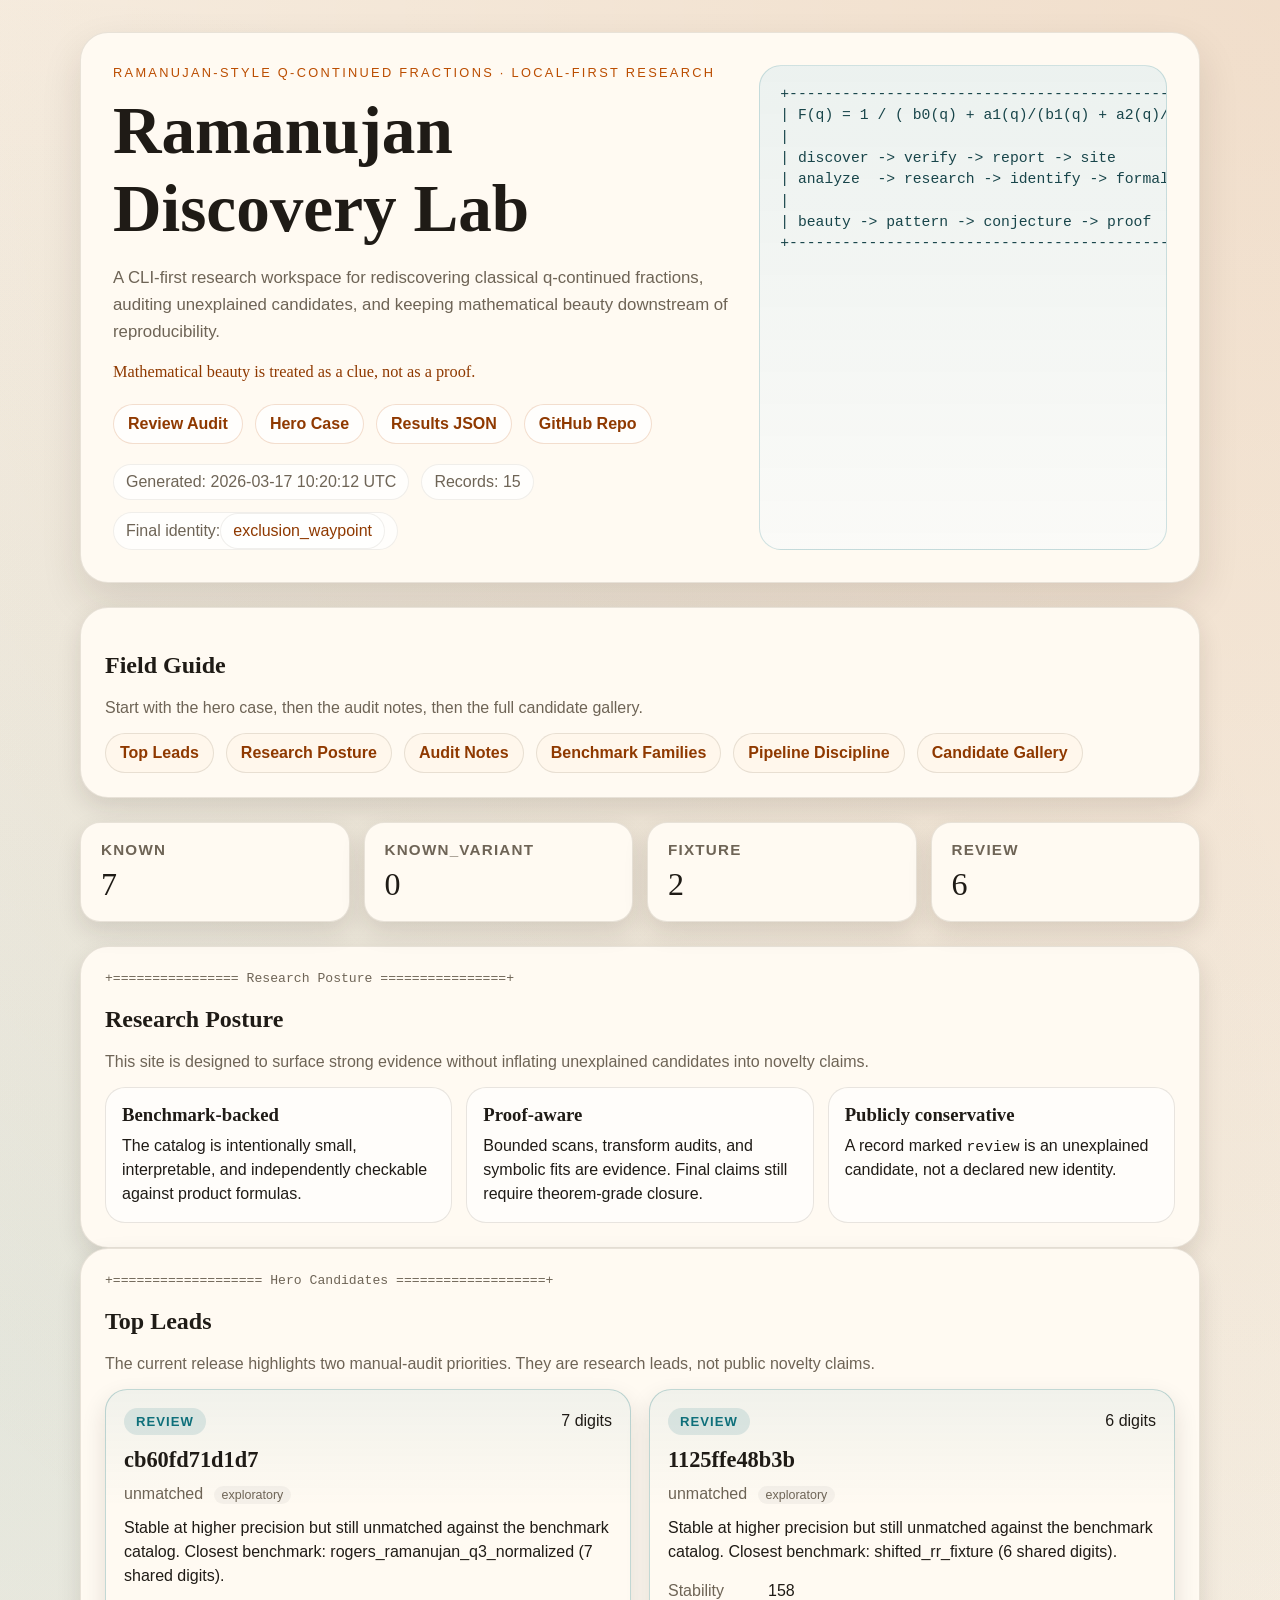
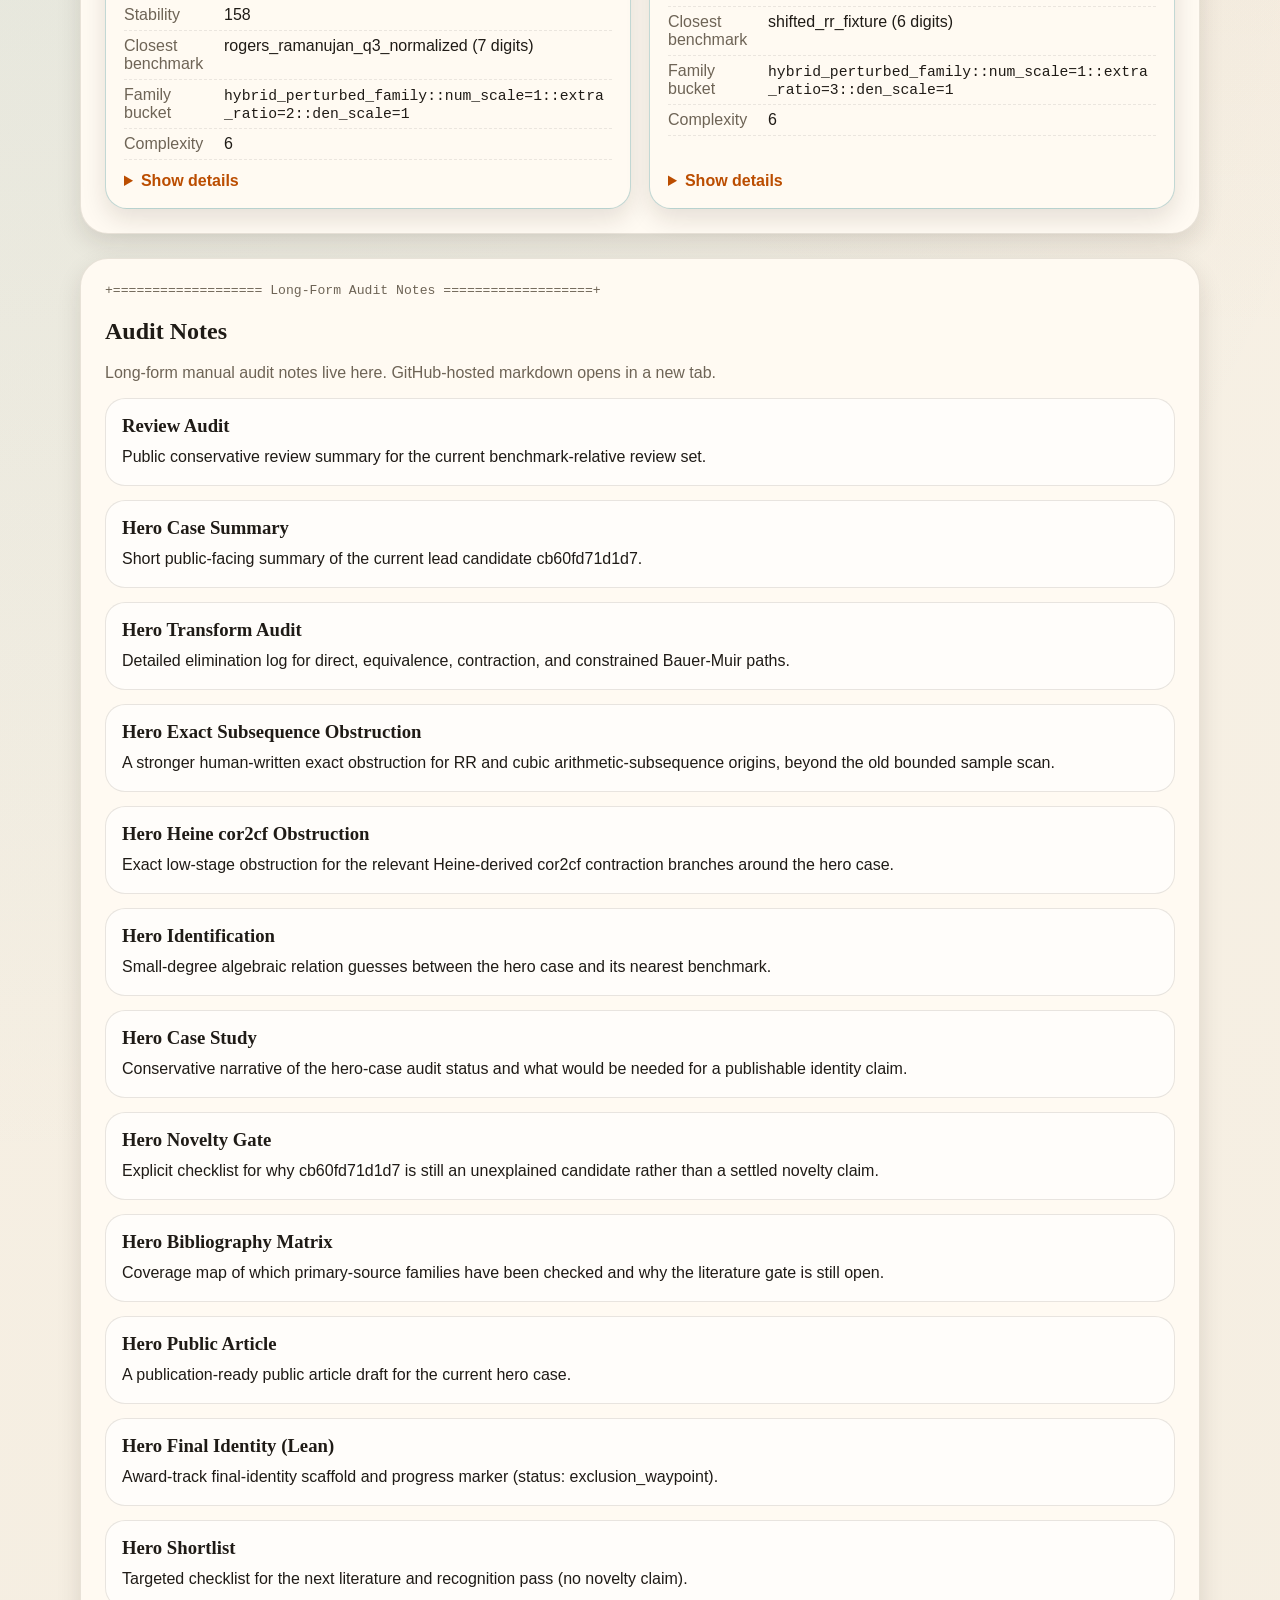
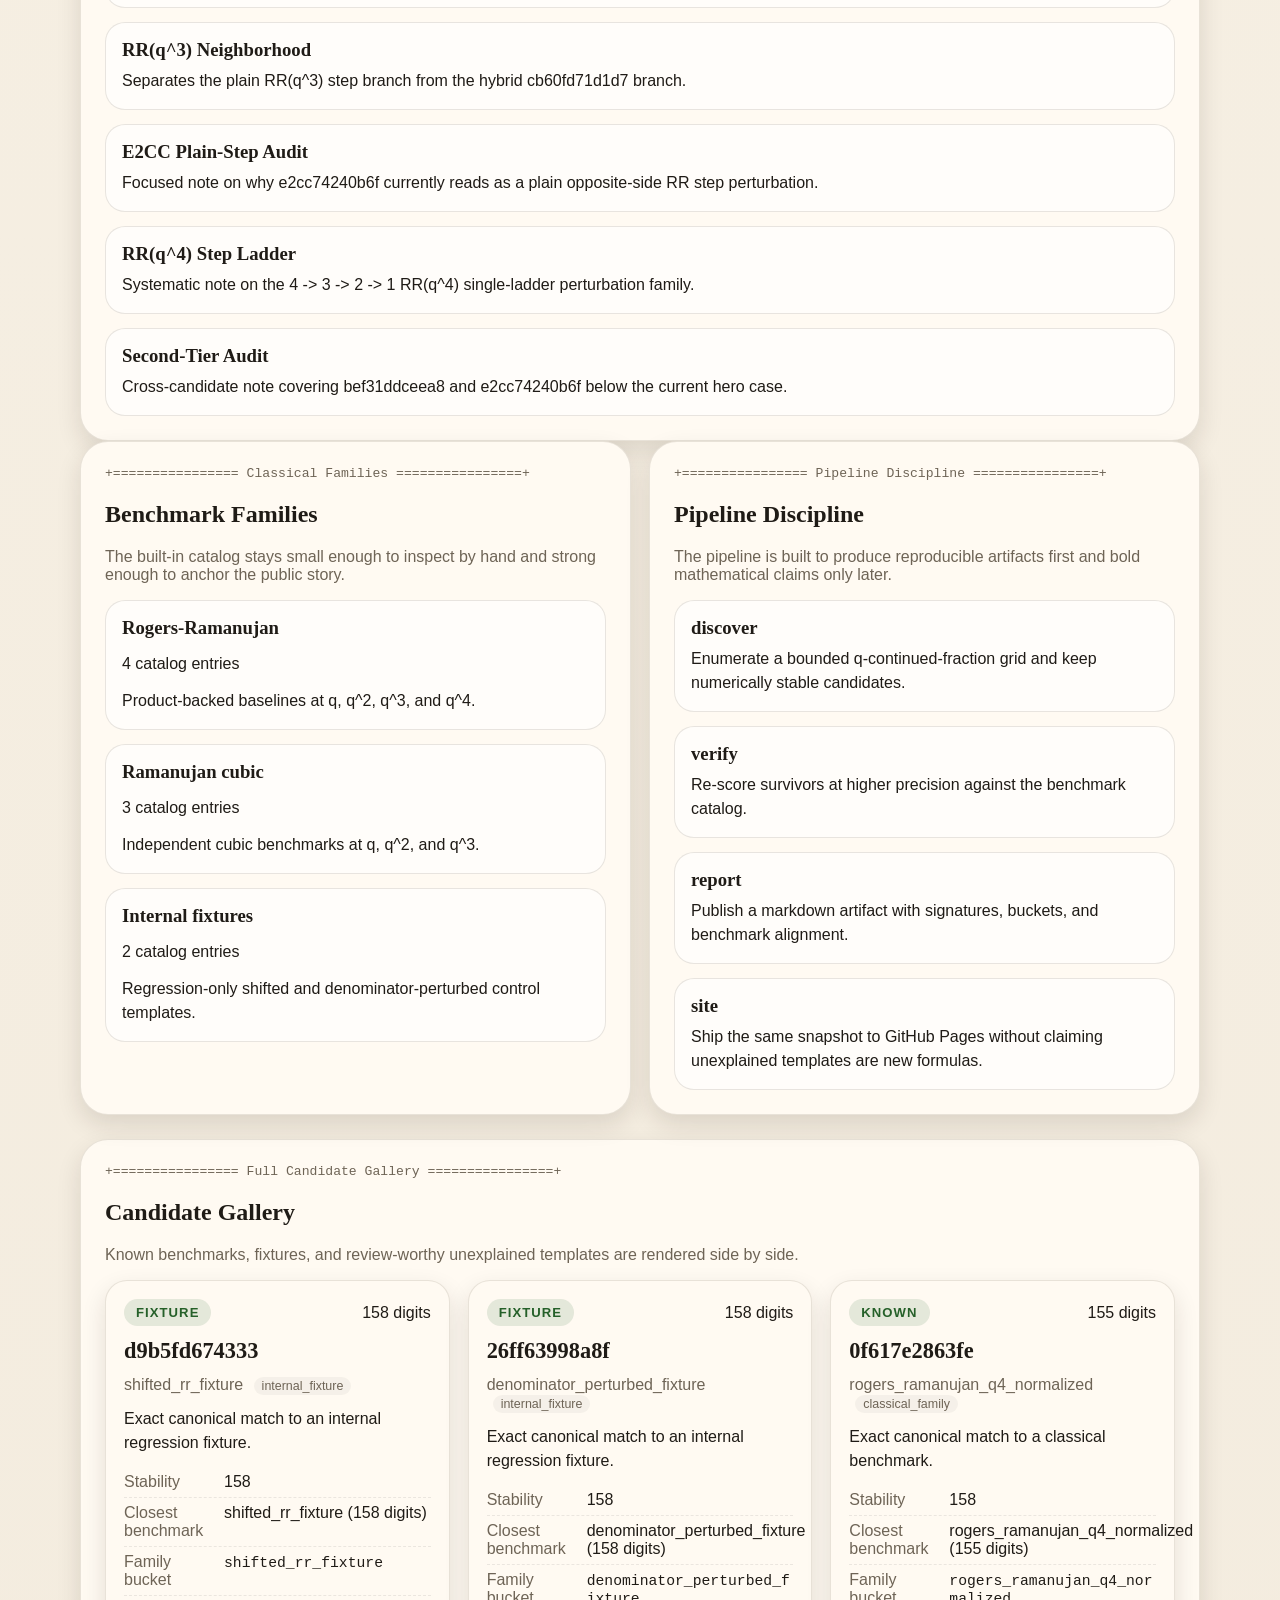
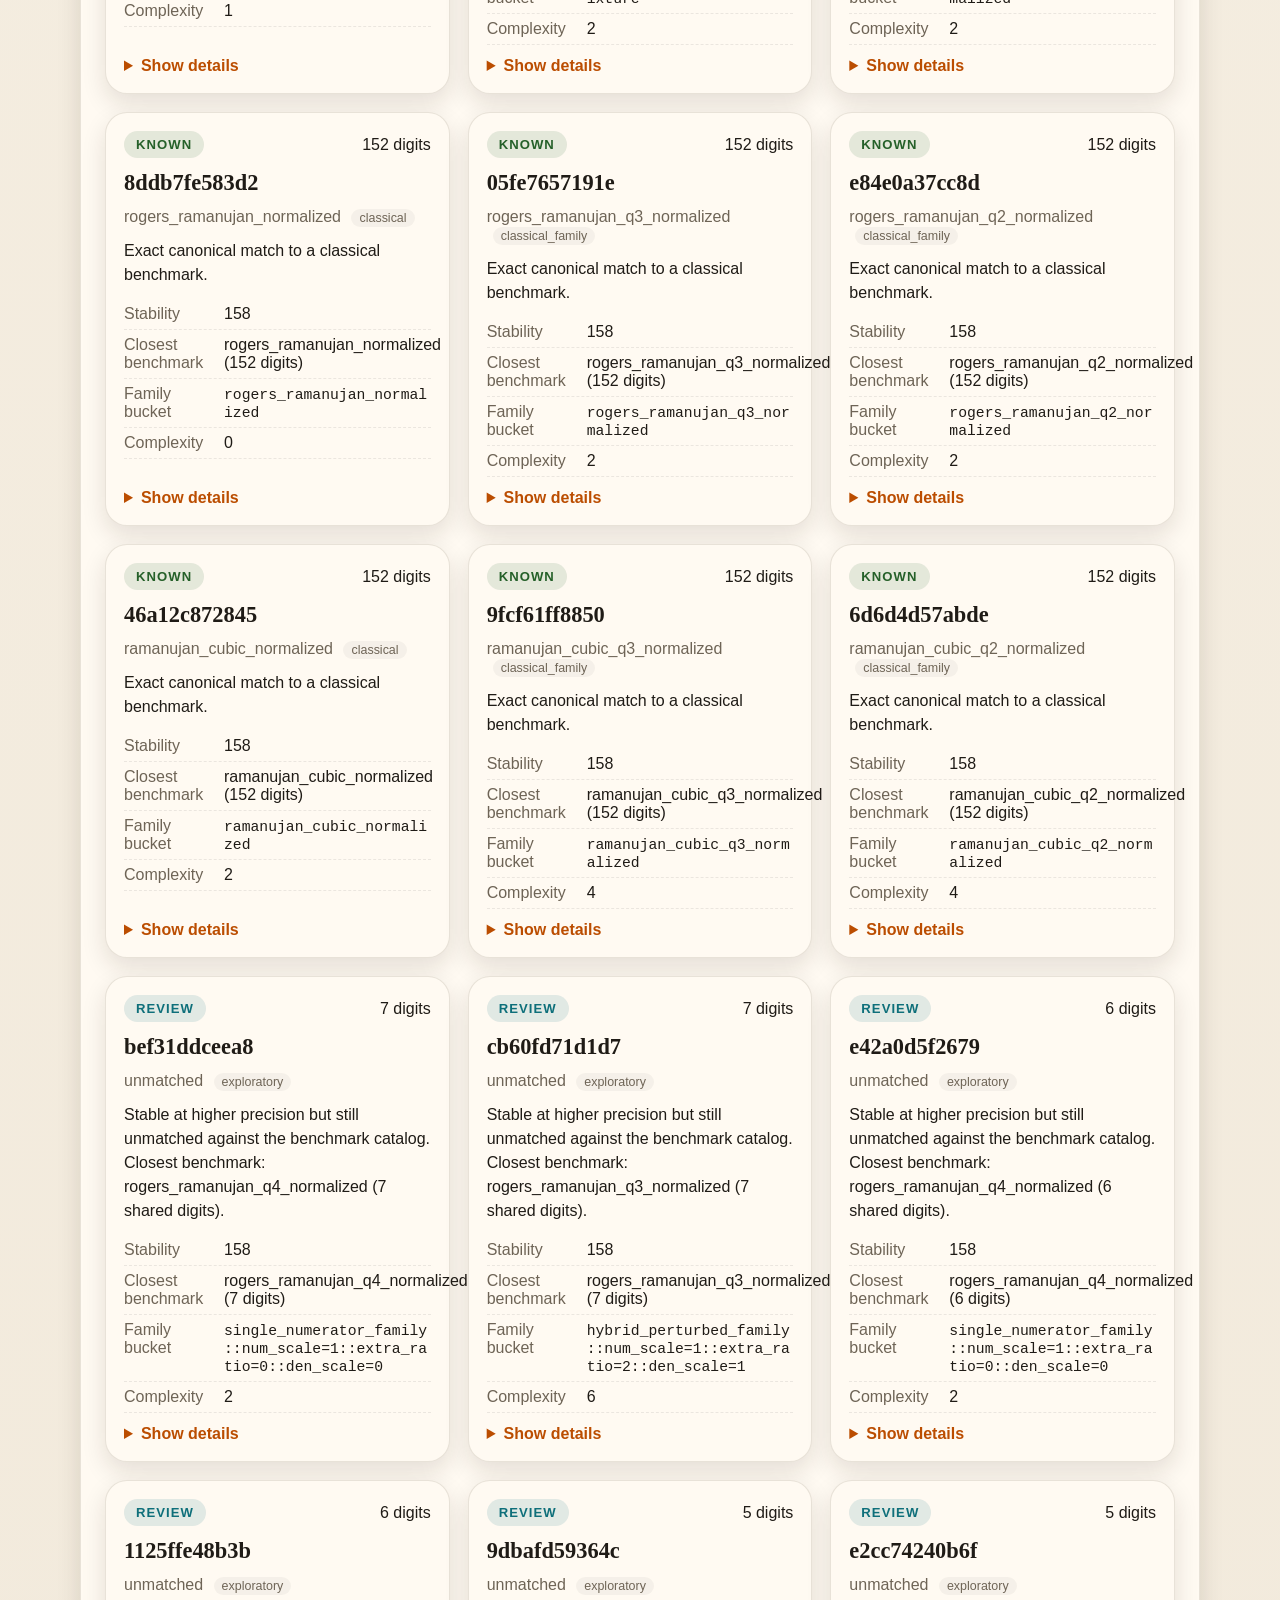
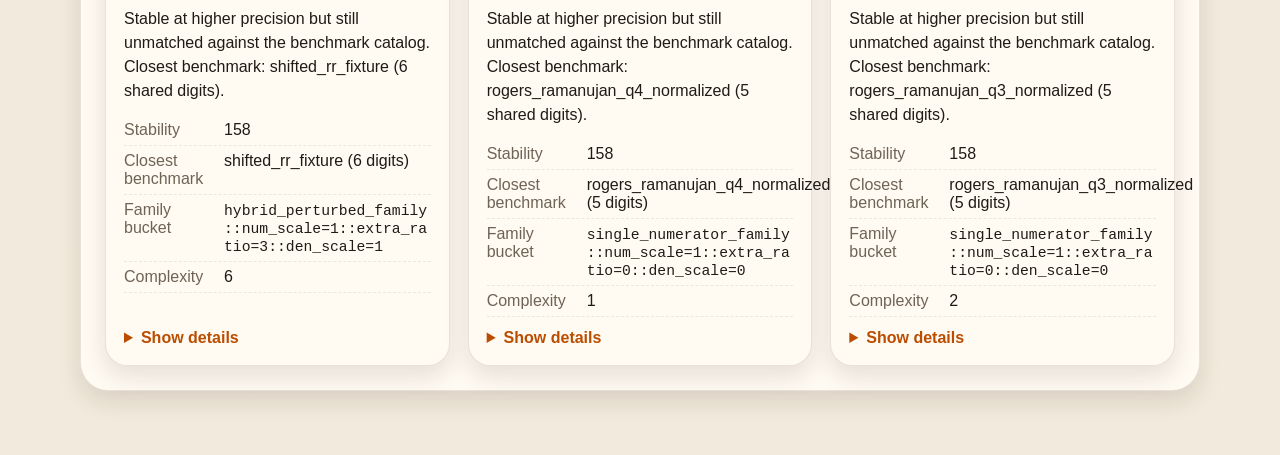
<file: docs/index.html>
<!DOCTYPE html>
<html lang="en">
<head>
  <meta charset="utf-8">
  <meta name="viewport" content="width=device-width, initial-scale=1">
  <title>Ramanujan Discovery Lab</title>
  <link rel="stylesheet" href="styles.css">
</head>
<body>
  <main class="page">
    <section class="hero">
      <div class="hero-copy">
        <p class="eyebrow">Ramanujan-style q-continued fractions · local-first research</p>
        <h1>Ramanujan Discovery Lab</h1>
        <p class="lede">A CLI-first research workspace for rediscovering classical q-continued fractions, auditing unexplained candidates, and keeping mathematical beauty downstream of reproducibility.</p>
        <p class="hero-note">Mathematical beauty is treated as a clue, not as a proof.</p>
        <div class="hero-links">
          <a class="hero-link" href="review-audit.html">Review Audit</a>
          <a class="hero-link" href="https://github.com/peter941221/ramanujan-discovery-lab/blob/main/notes/hero/CB60FD71D1D7_PUBLIC_SUMMARY.md" target="_blank" rel="noreferrer">Hero Case</a>
          <a class="hero-link" href="results.json">Results JSON</a>
          <a class="hero-link" href="https://github.com/peter941221/ramanujan-discovery-lab" target="_blank" rel="noreferrer">GitHub Repo</a>
        </div>
        <div class="meta">
          <span>Generated: 2026-03-17 10:20:12 UTC</span>
          <span>Records: 15</span>
          <span id="final-identity"></span>
        </div>
      </div>
      <pre class="hero-art" aria-hidden="true">+----------------------------------------------------------------------------+
| F(q) = 1 / ( b0(q) + a1(q)/(b1(q) + a2(q)/(b2(q) + ... )) )               |
|                                                                            |
| discover -> verify -> report -> site                                       |
| analyze  -> research -> identify -> formalize -> Lean 4                    |
|                                                                            |
| beauty -> pattern -> conjecture -> proof                                   |
+----------------------------------------------------------------------------+</pre>
    </section>

    <section class="panel toc">
      <div class="panel-header">
        <h2>Field Guide</h2>
        <p>Start with the hero case, then the audit notes, then the full candidate gallery.</p>
      </div>
      <nav class="toc-links" aria-label="Contents">
        <a href="#top-leads-panel">Top Leads</a>
        <a href="#research-posture">Research Posture</a>
        <a href="#audit-notes-panel">Audit Notes</a>
        <a href="#benchmark-panel">Benchmark Families</a>
        <a href="#pipeline-panel">Pipeline Discipline</a>
        <a href="#gallery-panel">Candidate Gallery</a>
      </nav>
    </section>

    <section class="stats" id="stats"></section>

    <section class="panel manifesto" id="research-posture">
      <div class="panel-header">
        <p class="panel-kicker">+================ Research Posture ================+</p>
        <h2>Research Posture</h2>
        <p>This site is designed to surface strong evidence without inflating unexplained candidates into novelty claims.</p>
      </div>
      <div class="manifesto-grid">
        <article class="info-card">
          <h3>Benchmark-backed</h3>
          <p class="notes">The catalog is intentionally small, interpretable, and independently checkable against product formulas.</p>
        </article>
        <article class="info-card">
          <h3>Proof-aware</h3>
          <p class="notes">Bounded scans, transform audits, and symbolic fits are evidence. Final claims still require theorem-grade closure.</p>
        </article>
        <article class="info-card">
          <h3>Publicly conservative</h3>
          <p class="notes">A record marked <code>review</code> is an unexplained candidate, not a declared new identity.</p>
        </article>
      </div>
    </section>

    <section class="panel spotlight" id="top-leads-panel">
      <div class="panel-header">
        <p class="panel-kicker">+=================== Hero Candidates ===================+</p>
        <h2>Top Leads</h2>
        <p>The current release highlights two manual-audit priorities. They are research leads, not public novelty claims.</p>
      </div>
      <div class="cards" id="top-leads"></div>
    </section>

    <section class="panel" id="audit-notes-panel">
      <div class="panel-header">
        <p class="panel-kicker">+=================== Long-Form Audit Notes ===================+</p>
        <h2>Audit Notes</h2>
        <p>Long-form manual audit notes live here. GitHub-hosted markdown opens in a new tab.</p>
      </div>
      <div class="stack" id="audit-notes"></div>
    </section>

    <section class="info-grid">
      <section class="panel" id="benchmark-panel">
        <div class="panel-header">
          <p class="panel-kicker">+================ Classical Families ================+</p>
          <h2>Benchmark Families</h2>
          <p>The built-in catalog stays small enough to inspect by hand and strong enough to anchor the public story.</p>
        </div>
        <div class="stack" id="benchmark-families"></div>
      </section>
      <section class="panel" id="pipeline-panel">
        <div class="panel-header">
          <p class="panel-kicker">+================ Pipeline Discipline ================+</p>
          <h2>Pipeline Discipline</h2>
          <p>The pipeline is built to produce reproducible artifacts first and bold mathematical claims only later.</p>
        </div>
        <div class="stack" id="pipeline-list"></div>
      </section>
    </section>

    <section class="panel" id="gallery-panel">
      <div class="panel-header">
        <p class="panel-kicker">+================ Full Candidate Gallery ================+</p>
        <h2>Candidate Gallery</h2>
        <p>Known benchmarks, fixtures, and review-worthy unexplained templates are rendered side by side.</p>
      </div>
      <div class="cards" id="cards"></div>
    </section>
  </main>
  <script>
    const payload = {"title": "Ramanujan Discovery Lab", "generated_at": "2026-03-17 10:20:12 UTC", "records": [{"id": "d9b5fd674333", "template": {"top_constant": 1, "base_denominator": 1, "base_denominator_q_scale": 0, "base_denominator_q_shift": 1, "numerator_scale": 1, "numerator_q_shift": 2, "numerator_q_step": 1, "numerator_extra_scale": 0, "numerator_extra_q_shift": 1, "numerator_extra_q_step": 1, "denominator_constant": 1, "denominator_scale": 0, "denominator_q_shift": 1, "denominator_q_step": 1}, "q_values": [0.04, 0.11, 0.17, 0.23], "value_estimates": ["0.998402657976864789170521", "0.988060358992057478100966", "0.972045123636784664545912", "0.950330180758873924590325"], "matched_target": "shifted_rr_fixture", "closest_benchmark": "shifted_rr_fixture", "closest_benchmark_digits": 158, "family_bucket": "shifted_rr_fixture", "equivalence_key": "shifted_rr_fixture", "benchmark_kind": "internal_fixture", "digits_agree": 158, "stability_score": 158, "novelty_status": "fixture", "notes": "Exact canonical match to an internal regression fixture.", "template_signature": "qcf:top=1;base=1;ns=1;nr=2;nk=1;nes=0;ner=0;nek=0;dc=1;ds=0;dr=0;dk=0", "template_latex": "\\cfrac{1}{1 + \\cfrac{1 q^{2 + 1(n-1)}}{1 + 0 q^{1 + 1(n-1)} + \\ddots}}", "complexity_score": 1}, {"id": "26ff63998a8f", "template": {"top_constant": 1, "base_denominator": 1, "base_denominator_q_scale": 0, "base_denominator_q_shift": 1, "numerator_scale": 1, "numerator_q_shift": 1, "numerator_q_step": 1, "numerator_extra_scale": 0, "numerator_extra_q_shift": 1, "numerator_extra_q_step": 1, "denominator_constant": 1, "denominator_scale": 1, "denominator_q_shift": 1, "denominator_q_step": 1}, "q_values": [0.04, 0.11, 0.17, 0.23], "value_estimates": ["0.963017660597299378689753", "0.910709912663064685456978", "0.875726953889129874674948", "0.847649489867582579985575"], "matched_target": "denominator_perturbed_fixture", "closest_benchmark": "denominator_perturbed_fixture", "closest_benchmark_digits": 158, "family_bucket": "denominator_perturbed_fixture", "equivalence_key": "denominator_perturbed_fixture", "benchmark_kind": "internal_fixture", "digits_agree": 158, "stability_score": 158, "novelty_status": "fixture", "notes": "Exact canonical match to an internal regression fixture.", "template_signature": "qcf:top=1;base=1;ns=1;nr=1;nk=1;nes=0;ner=0;nek=0;dc=1;ds=1;dr=1;dk=1", "template_latex": "\\cfrac{1}{1 + \\cfrac{1 q^{1 + 1(n-1)}}{1 + 1 q^{1 + 1(n-1)} + \\ddots}}", "complexity_score": 2}, {"id": "0f617e2863fe", "template": {"top_constant": 1, "base_denominator": 1, "base_denominator_q_scale": 0, "base_denominator_q_shift": 1, "numerator_scale": 1, "numerator_q_shift": 4, "numerator_q_step": 4, "numerator_extra_scale": 0, "numerator_extra_q_shift": 1, "numerator_extra_q_step": 1, "denominator_constant": 1, "denominator_scale": 0, "denominator_q_shift": 1, "denominator_q_step": 1}, "q_values": [0.04, 0.11, 0.17, 0.23], "value_estimates": ["0.999997440006553599999957", "0.999853611435887640569967", "0.999165487575257894165219", "0.997209421037373132519488"], "matched_target": "rogers_ramanujan_q4_normalized", "closest_benchmark": "rogers_ramanujan_q4_normalized", "closest_benchmark_digits": 155, "family_bucket": "rogers_ramanujan_q4_normalized", "equivalence_key": "rogers_ramanujan_q4_normalized", "benchmark_kind": "classical_family", "digits_agree": 155, "stability_score": 158, "novelty_status": "known", "notes": "Exact canonical match to a classical benchmark.", "template_signature": "qcf:top=1;base=1;ns=1;nr=4;nk=4;nes=0;ner=0;nek=0;dc=1;ds=0;dr=0;dk=0", "template_latex": "\\cfrac{1}{1 + \\cfrac{1 q^{4 + 4(n-1)}}{1 + 0 q^{1 + 1(n-1)} + \\ddots}}", "complexity_score": 2}, {"id": "8ddb7fe583d2", "template": {"top_constant": 1, "base_denominator": 1, "base_denominator_q_scale": 0, "base_denominator_q_shift": 1, "numerator_scale": 1, "numerator_q_shift": 1, "numerator_q_step": 1, "numerator_extra_scale": 0, "numerator_extra_q_shift": 1, "numerator_extra_q_step": 1, "denominator_constant": 1, "denominator_scale": 0, "denominator_q_shift": 1, "denominator_q_step": 1}, "q_values": [0.04, 0.11, 0.17, 0.23], "value_estimates": ["0.961597538467597602733673", "0.901968116492133222222205", "0.858186654109463722548409", "0.820630020569653118707423"], "matched_target": "rogers_ramanujan_normalized", "closest_benchmark": "rogers_ramanujan_normalized", "closest_benchmark_digits": 152, "family_bucket": "rogers_ramanujan_normalized", "equivalence_key": "rogers_ramanujan_normalized", "benchmark_kind": "classical", "digits_agree": 152, "stability_score": 158, "novelty_status": "known", "notes": "Exact canonical match to a classical benchmark.", "template_signature": "qcf:top=1;base=1;ns=1;nr=1;nk=1;nes=0;ner=0;nek=0;dc=1;ds=0;dr=0;dk=0", "template_latex": "\\cfrac{1}{1 + \\cfrac{1 q^{1 + 1(n-1)}}{1 + 0 q^{1 + 1(n-1)} + \\ddots}}", "complexity_score": 0}, {"id": "05fe7657191e", "template": {"top_constant": 1, "base_denominator": 1, "base_denominator_q_scale": 0, "base_denominator_q_shift": 1, "numerator_scale": 1, "numerator_q_shift": 3, "numerator_q_step": 3, "numerator_extra_scale": 0, "numerator_extra_q_shift": 1, "numerator_extra_q_step": 1, "denominator_constant": 1, "denominator_scale": 0, "denominator_q_shift": 1, "denominator_q_step": 1}, "q_values": [0.04, 0.11, 0.17, 0.23], "value_estimates": ["0.999936004095999983223858", "0.998670771557865743318931", "0.995111136989226191827579", "0.987981014237806118414699"], "matched_target": "rogers_ramanujan_q3_normalized", "closest_benchmark": "rogers_ramanujan_q3_normalized", "closest_benchmark_digits": 152, "family_bucket": "rogers_ramanujan_q3_normalized", "equivalence_key": "rogers_ramanujan_q3_normalized", "benchmark_kind": "classical_family", "digits_agree": 152, "stability_score": 158, "novelty_status": "known", "notes": "Exact canonical match to a classical benchmark.", "template_signature": "qcf:top=1;base=1;ns=1;nr=3;nk=3;nes=0;ner=0;nek=0;dc=1;ds=0;dr=0;dk=0", "template_latex": "\\cfrac{1}{1 + \\cfrac{1 q^{3 + 3(n-1)}}{1 + 0 q^{1 + 1(n-1)} + \\ddots}}", "complexity_score": 2}, {"id": "e84e0a37cc8d", "template": {"top_constant": 1, "base_denominator": 1, "base_denominator_q_scale": 0, "base_denominator_q_shift": 1, "numerator_scale": 1, "numerator_q_shift": 2, "numerator_q_step": 2, "numerator_extra_scale": 0, "numerator_extra_q_shift": 1, "numerator_extra_q_step": 1, "denominator_constant": 1, "denominator_scale": 0, "denominator_q_shift": 1, "denominator_q_step": 1}, "q_values": [0.04, 0.11, 0.17, 0.23], "value_estimates": ["0.998402559993456869009627", "0.988046388820385687188848", "0.971934532018397165119484", "0.949890972408316039870452"], "matched_target": "rogers_ramanujan_q2_normalized", "closest_benchmark": "rogers_ramanujan_q2_normalized", "closest_benchmark_digits": 152, "family_bucket": "rogers_ramanujan_q2_normalized", "equivalence_key": "rogers_ramanujan_q2_normalized", "benchmark_kind": "classical_family", "digits_agree": 152, "stability_score": 158, "novelty_status": "known", "notes": "Exact canonical match to a classical benchmark.", "template_signature": "qcf:top=1;base=1;ns=1;nr=2;nk=2;nes=0;ner=0;nek=0;dc=1;ds=0;dr=0;dk=0", "template_latex": "\\cfrac{1}{1 + \\cfrac{1 q^{2 + 2(n-1)}}{1 + 0 q^{1 + 1(n-1)} + \\ddots}}", "complexity_score": 2}, {"id": "46a12c872845", "template": {"top_constant": 1, "base_denominator": 1, "base_denominator_q_scale": 0, "base_denominator_q_shift": 1, "numerator_scale": 1, "numerator_q_shift": 1, "numerator_q_step": 1, "numerator_extra_scale": 1, "numerator_extra_q_shift": 2, "numerator_extra_q_step": 2, "denominator_constant": 1, "denominator_scale": 0, "denominator_q_shift": 1, "denominator_q_step": 1}, "q_values": [0.04, 0.11, 0.17, 0.23], "value_estimates": ["0.960122793324099052462383", "0.892359376991839624588585", "0.838093820782656835146104", "0.788552806286308585752639"], "matched_target": "ramanujan_cubic_normalized", "closest_benchmark": "ramanujan_cubic_normalized", "closest_benchmark_digits": 152, "family_bucket": "ramanujan_cubic_normalized", "equivalence_key": "ramanujan_cubic_normalized", "benchmark_kind": "classical", "digits_agree": 152, "stability_score": 158, "novelty_status": "known", "notes": "Exact canonical match to a classical benchmark.", "template_signature": "qcf:top=1;base=1;ns=1;nr=1;nk=1;nes=1;ner=2;nek=2;dc=1;ds=0;dr=0;dk=0", "template_latex": "\\cfrac{1}{1 + \\cfrac{1 q^{1 + 1(n-1)} + 1 q^{2 + 2(n-1)}}{1 + 0 q^{1 + 1(n-1)} + \\ddots}}", "complexity_score": 2}, {"id": "9fcf61ff8850", "template": {"top_constant": 1, "base_denominator": 1, "base_denominator_q_scale": 0, "base_denominator_q_shift": 1, "numerator_scale": 1, "numerator_q_shift": 3, "numerator_q_step": 3, "numerator_extra_scale": 1, "numerator_extra_q_shift": 6, "numerator_extra_q_step": 6, "denominator_constant": 1, "denominator_scale": 0, "denominator_q_shift": 1, "denominator_q_step": 1}, "q_values": [0.04, 0.11, 0.17, 0.23], "value_estimates": ["0.999936000000524254444495", "0.998669004709614370208447", "0.995087236007702072132868", "0.98783655822225710972265"], "matched_target": "ramanujan_cubic_q3_normalized", "closest_benchmark": "ramanujan_cubic_q3_normalized", "closest_benchmark_digits": 152, "family_bucket": "ramanujan_cubic_q3_normalized", "equivalence_key": "ramanujan_cubic_q3_normalized", "benchmark_kind": "classical_family", "digits_agree": 152, "stability_score": 158, "novelty_status": "known", "notes": "Exact canonical match to a classical benchmark.", "template_signature": "qcf:top=1;base=1;ns=1;nr=3;nk=3;nes=1;ner=6;nek=6;dc=1;ds=0;dr=0;dk=0", "template_latex": "\\cfrac{1}{1 + \\cfrac{1 q^{3 + 3(n-1)} + 1 q^{6 + 6(n-1)}}{1 + 0 q^{1 + 1(n-1)} + \\ddots}}", "complexity_score": 4}, {"id": "6d6d4d57abde", "template": {"top_constant": 1, "base_denominator": 1, "base_denominator_q_scale": 0, "base_denominator_q_shift": 1, "numerator_scale": 1, "numerator_q_shift": 2, "numerator_q_step": 2, "numerator_extra_scale": 1, "numerator_extra_q_shift": 4, "numerator_extra_q_step": 4, "denominator_constant": 1, "denominator_scale": 0, "denominator_q_shift": 1, "denominator_q_step": 1}, "q_values": [0.04, 0.11, 0.17, 0.23], "value_estimates": ["0.998400008178882381241447", "0.987903500003250952005799", "0.971146862089333236299758", "0.947380078300437247384569"], "matched_target": "ramanujan_cubic_q2_normalized", "closest_benchmark": "ramanujan_cubic_q2_normalized", "closest_benchmark_digits": 152, "family_bucket": "ramanujan_cubic_q2_normalized", "equivalence_key": "ramanujan_cubic_q2_normalized", "benchmark_kind": "classical_family", "digits_agree": 152, "stability_score": 158, "novelty_status": "known", "notes": "Exact canonical match to a classical benchmark.", "template_signature": "qcf:top=1;base=1;ns=1;nr=2;nk=2;nes=1;ner=4;nek=4;dc=1;ds=0;dr=0;dk=0", "template_latex": "\\cfrac{1}{1 + \\cfrac{1 q^{2 + 2(n-1)} + 1 q^{4 + 4(n-1)}}{1 + 0 q^{1 + 1(n-1)} + \\ddots}}", "complexity_score": 4}, {"id": "bef31ddceea8", "template": {"top_constant": 1, "base_denominator": 1, "base_denominator_q_scale": 0, "base_denominator_q_shift": 1, "numerator_scale": 1, "numerator_q_shift": 4, "numerator_q_step": 3, "numerator_extra_scale": 0, "numerator_extra_q_shift": 1, "numerator_extra_q_step": 1, "denominator_constant": 1, "denominator_scale": 0, "denominator_q_shift": 1, "denominator_q_step": 1}, "q_values": [0.04, 0.11, 0.17, 0.23], "value_estimates": ["0.999997440006554002651079", "0.999853611461272939887615", "0.999165490415065920634744", "0.997209493991737890061532"], "matched_target": "unmatched", "closest_benchmark": "rogers_ramanujan_q4_normalized", "closest_benchmark_digits": 7, "family_bucket": "single_numerator_family::num_scale=1::extra_ratio=0::den_scale=0", "equivalence_key": "review::closest=rogers_ramanujan_q4_normalized::num_scale=1::main_shift_delta=0::main_step_delta=-1::extra_exists=0::extra_scale=0::extra_shift_delta=0::extra_step_delta=0::den_exists=0::den_scale=0::den_shift_delta=0::den_step_delta=0", "benchmark_kind": "exploratory", "digits_agree": 7, "stability_score": 158, "novelty_status": "review", "notes": "Stable at higher precision but still unmatched against the benchmark catalog. Closest benchmark: rogers_ramanujan_q4_normalized (7 shared digits).", "template_signature": "qcf:top=1;base=1;ns=1;nr=4;nk=3;nes=0;ner=0;nek=0;dc=1;ds=0;dr=0;dk=0", "template_latex": "\\cfrac{1}{1 + \\cfrac{1 q^{4 + 3(n-1)}}{1 + 0 q^{1 + 1(n-1)} + \\ddots}}", "complexity_score": 2}, {"id": "cb60fd71d1d7", "template": {"top_constant": 1, "base_denominator": 1, "base_denominator_q_scale": 0, "base_denominator_q_shift": 1, "numerator_scale": 1, "numerator_q_shift": 3, "numerator_q_step": 3, "numerator_extra_scale": 1, "numerator_extra_q_shift": 6, "numerator_extra_q_step": 6, "denominator_constant": 1, "denominator_scale": 1, "denominator_q_shift": 3, "denominator_q_step": 3}, "q_values": [0.04, 0.11, 0.17, 0.23], "value_estimates": ["0.999936004095999966449863", "0.998670771554739824461899", "0.99511113641513511126752", "0.987980993110192036134198"], "matched_target": "unmatched", "closest_benchmark": "rogers_ramanujan_q3_normalized", "closest_benchmark_digits": 7, "family_bucket": "hybrid_perturbed_family::num_scale=1::extra_ratio=2::den_scale=1", "equivalence_key": "review::closest=rogers_ramanujan_q3_normalized::num_scale=1::main_shift_delta=0::main_step_delta=0::extra_exists=1::extra_scale=1::extra_shift_delta=3::extra_step_delta=3::den_exists=1::den_scale=1::den_shift_delta=3::den_step_delta=3", "benchmark_kind": "exploratory", "digits_agree": 7, "stability_score": 158, "novelty_status": "review", "notes": "Stable at higher precision but still unmatched against the benchmark catalog. Closest benchmark: rogers_ramanujan_q3_normalized (7 shared digits).", "template_signature": "qcf:top=1;base=1;ns=1;nr=3;nk=3;nes=1;ner=6;nek=6;dc=1;ds=1;dr=3;dk=3", "template_latex": "\\cfrac{1}{1 + \\cfrac{1 q^{3 + 3(n-1)} + 1 q^{6 + 6(n-1)}}{1 + 1 q^{3 + 3(n-1)} + \\ddots}}", "complexity_score": 6}, {"id": "e42a0d5f2679", "template": {"top_constant": 1, "base_denominator": 1, "base_denominator_q_scale": 0, "base_denominator_q_shift": 1, "numerator_scale": 1, "numerator_q_shift": 4, "numerator_q_step": 2, "numerator_extra_scale": 0, "numerator_extra_q_shift": 1, "numerator_extra_q_step": 1, "denominator_constant": 1, "denominator_scale": 0, "denominator_q_shift": 1, "denominator_q_step": 1}, "q_values": [0.04, 0.11, 0.17, 0.23], "value_estimates": ["0.999997440006564068929097", "0.999853611692047978920103", "0.999165507119414228190634", "0.997209811137269532162656"], "matched_target": "unmatched", "closest_benchmark": "rogers_ramanujan_q4_normalized", "closest_benchmark_digits": 6, "family_bucket": "single_numerator_family::num_scale=1::extra_ratio=0::den_scale=0", "equivalence_key": "review::closest=rogers_ramanujan_q4_normalized::num_scale=1::main_shift_delta=0::main_step_delta=-2::extra_exists=0::extra_scale=0::extra_shift_delta=0::extra_step_delta=0::den_exists=0::den_scale=0::den_shift_delta=0::den_step_delta=0", "benchmark_kind": "exploratory", "digits_agree": 6, "stability_score": 158, "novelty_status": "review", "notes": "Stable at higher precision but still unmatched against the benchmark catalog. Closest benchmark: rogers_ramanujan_q4_normalized (6 shared digits).", "template_signature": "qcf:top=1;base=1;ns=1;nr=4;nk=2;nes=0;ner=0;nek=0;dc=1;ds=0;dr=0;dk=0", "template_latex": "\\cfrac{1}{1 + \\cfrac{1 q^{4 + 2(n-1)}}{1 + 0 q^{1 + 1(n-1)} + \\ddots}}", "complexity_score": 2}, {"id": "1125ffe48b3b", "template": {"top_constant": 1, "base_denominator": 1, "base_denominator_q_scale": 0, "base_denominator_q_shift": 1, "numerator_scale": 1, "numerator_q_shift": 2, "numerator_q_step": 2, "numerator_extra_scale": 1, "numerator_extra_q_shift": 6, "numerator_extra_q_step": 6, "denominator_constant": 1, "denominator_scale": 1, "denominator_q_shift": 3, "denominator_q_step": 2}, "q_values": [0.04, 0.11, 0.17, 0.23], "value_estimates": ["0.998402657976864354412147", "0.988060358961226813668908", "0.972045119888720814994786", "0.950330077811961293294078"], "matched_target": "unmatched", "closest_benchmark": "shifted_rr_fixture", "closest_benchmark_digits": 6, "family_bucket": "hybrid_perturbed_family::num_scale=1::extra_ratio=3::den_scale=1", "equivalence_key": "review::closest=shifted_rr_fixture::num_scale=1::main_shift_delta=0::main_step_delta=1::extra_exists=1::extra_scale=1::extra_shift_delta=4::extra_step_delta=4::den_exists=1::den_scale=1::den_shift_delta=3::den_step_delta=2", "benchmark_kind": "exploratory", "digits_agree": 6, "stability_score": 158, "novelty_status": "review", "notes": "Stable at higher precision but still unmatched against the benchmark catalog. Closest benchmark: shifted_rr_fixture (6 shared digits).", "template_signature": "qcf:top=1;base=1;ns=1;nr=2;nk=2;nes=1;ner=6;nek=6;dc=1;ds=1;dr=3;dk=2", "template_latex": "\\cfrac{1}{1 + \\cfrac{1 q^{2 + 2(n-1)} + 1 q^{6 + 6(n-1)}}{1 + 1 q^{3 + 2(n-1)} + \\ddots}}", "complexity_score": 6}, {"id": "9dbafd59364c", "template": {"top_constant": 1, "base_denominator": 1, "base_denominator_q_scale": 0, "base_denominator_q_shift": 1, "numerator_scale": 1, "numerator_q_shift": 4, "numerator_q_step": 1, "numerator_extra_scale": 0, "numerator_extra_q_shift": 1, "numerator_extra_q_step": 1, "denominator_constant": 1, "denominator_scale": 0, "denominator_q_shift": 1, "denominator_q_step": 1}, "q_values": [0.04, 0.11, 0.17, 0.23], "value_estimates": ["0.999997440006815725852738", "0.999853613789965385835123", "0.999165605363990863305401", "0.997211188945521580500569"], "matched_target": "unmatched", "closest_benchmark": "rogers_ramanujan_q4_normalized", "closest_benchmark_digits": 5, "family_bucket": "single_numerator_family::num_scale=1::extra_ratio=0::den_scale=0", "equivalence_key": "review::closest=rogers_ramanujan_q4_normalized::num_scale=1::main_shift_delta=0::main_step_delta=-3::extra_exists=0::extra_scale=0::extra_shift_delta=0::extra_step_delta=0::den_exists=0::den_scale=0::den_shift_delta=0::den_step_delta=0", "benchmark_kind": "exploratory", "digits_agree": 5, "stability_score": 158, "novelty_status": "review", "notes": "Stable at higher precision but still unmatched against the benchmark catalog. Closest benchmark: rogers_ramanujan_q4_normalized (5 shared digits).", "template_signature": "qcf:top=1;base=1;ns=1;nr=4;nk=1;nes=0;ner=0;nek=0;dc=1;ds=0;dr=0;dk=0", "template_latex": "\\cfrac{1}{1 + \\cfrac{1 q^{4 + 1(n-1)}}{1 + 0 q^{1 + 1(n-1)} + \\ddots}}", "complexity_score": 1}, {"id": "e2cc74240b6f", "template": {"top_constant": 1, "base_denominator": 1, "base_denominator_q_scale": 0, "base_denominator_q_shift": 1, "numerator_scale": 1, "numerator_q_shift": 3, "numerator_q_step": 4, "numerator_extra_scale": 0, "numerator_extra_q_shift": 1, "numerator_extra_q_step": 1, "denominator_constant": 1, "denominator_scale": 0, "denominator_q_shift": 1, "denominator_q_step": 1}, "q_values": [0.04, 0.11, 0.17, 0.23], "value_estimates": ["0.999936004095748357194092", "0.998670769464871683147011", "0.995111039524113501858646", "0.987979660739315713434079"], "matched_target": "unmatched", "closest_benchmark": "rogers_ramanujan_q3_normalized", "closest_benchmark_digits": 5, "family_bucket": "single_numerator_family::num_scale=1::extra_ratio=0::den_scale=0", "equivalence_key": "review::closest=rogers_ramanujan_q3_normalized::num_scale=1::main_shift_delta=0::main_step_delta=1::extra_exists=0::extra_scale=0::extra_shift_delta=0::extra_step_delta=0::den_exists=0::den_scale=0::den_shift_delta=0::den_step_delta=0", "benchmark_kind": "exploratory", "digits_agree": 5, "stability_score": 158, "novelty_status": "review", "notes": "Stable at higher precision but still unmatched against the benchmark catalog. Closest benchmark: rogers_ramanujan_q3_normalized (5 shared digits).", "template_signature": "qcf:top=1;base=1;ns=1;nr=3;nk=4;nes=0;ner=0;nek=0;dc=1;ds=0;dr=0;dk=0", "template_latex": "\\cfrac{1}{1 + \\cfrac{1 q^{3 + 4(n-1)}}{1 + 0 q^{1 + 1(n-1)} + \\ddots}}", "complexity_score": 2}], "status_counts": {"known": 7, "known_variant": 0, "fixture": 2, "review": 6}, "benchmark_families": [{"name": "Rogers-Ramanujan", "count": 4, "description": "Product-backed baselines at q, q^2, q^3, and q^4."}, {"name": "Ramanujan cubic", "count": 3, "description": "Independent cubic benchmarks at q, q^2, and q^3."}, {"name": "Internal fixtures", "count": 2, "description": "Regression-only shifted and denominator-perturbed control templates."}], "pipeline": [{"step": "discover", "detail": "Enumerate a bounded q-continued-fraction grid and keep numerically stable candidates."}, {"step": "verify", "detail": "Re-score survivors at higher precision against the benchmark catalog."}, {"step": "report", "detail": "Publish a markdown artifact with signatures, buckets, and benchmark alignment."}, {"step": "site", "detail": "Ship the same snapshot to GitHub Pages without claiming unexplained templates are new formulas."}], "award_track": {"hero_candidate_id": "cb60fd71d1d7", "final_identity": {"status": "exclusion_waypoint", "href": "https://github.com/peter941221/ramanujan-discovery-lab/blob/main/proofs/Proofs/HeroCaseFinalIdentity.lean", "updated_at": "2026-03-17 08:20:12 UTC", "path": "proofs/Proofs/HeroCaseFinalIdentity.lean"}}, "audit_notes": [{"title": "Review Audit", "href": "review-audit.html", "description": "Public conservative review summary for the current benchmark-relative review set."}, {"title": "Hero Case Summary", "href": "https://github.com/peter941221/ramanujan-discovery-lab/blob/main/notes/hero/CB60FD71D1D7_PUBLIC_SUMMARY.md", "description": "Short public-facing summary of the current lead candidate cb60fd71d1d7."}, {"title": "Hero Transform Audit", "href": "https://github.com/peter941221/ramanujan-discovery-lab/blob/main/notes/hero/CB60FD71D1D7_TRANSFORM_AUDIT.md", "description": "Detailed elimination log for direct, equivalence, contraction, and constrained Bauer-Muir paths."}, {"title": "Hero Exact Subsequence Obstruction", "href": "https://github.com/peter941221/ramanujan-discovery-lab/blob/main/notes/hero/CB60FD71D1D7_EXACT_SUBSEQUENCE_OBSTRUCTION.md", "description": "A stronger human-written exact obstruction for RR and cubic arithmetic-subsequence origins, beyond the old bounded sample scan."}, {"title": "Hero Heine cor2cf Obstruction", "href": "https://github.com/peter941221/ramanujan-discovery-lab/blob/main/notes/hero/CB60FD71D1D7_HEINE_COR2CF_OBSTRUCTION.md", "description": "Exact low-stage obstruction for the relevant Heine-derived cor2cf contraction branches around the hero case."}, {"title": "Hero Identification", "href": "https://github.com/peter941221/ramanujan-discovery-lab/blob/main/notes/hero/CB60FD71D1D7_IDENTIFICATION_NOTE.md", "description": "Small-degree algebraic relation guesses between the hero case and its nearest benchmark."}, {"title": "Hero Case Study", "href": "https://github.com/peter941221/ramanujan-discovery-lab/blob/main/notes/hero/CB60FD71D1D7_CASE_STUDY.md", "description": "Conservative narrative of the hero-case audit status and what would be needed for a publishable identity claim."}, {"title": "Hero Novelty Gate", "href": "https://github.com/peter941221/ramanujan-discovery-lab/blob/main/notes/hero/CB60FD71D1D7_NOVELTY_GATE.md", "description": "Explicit checklist for why cb60fd71d1d7 is still an unexplained candidate rather than a settled novelty claim."}, {"title": "Hero Bibliography Matrix", "href": "https://github.com/peter941221/ramanujan-discovery-lab/blob/main/notes/hero/CB60FD71D1D7_BIBLIOGRAPHY_MATRIX.md", "description": "Coverage map of which primary-source families have been checked and why the literature gate is still open."}, {"title": "Hero Public Article", "href": "https://github.com/peter941221/ramanujan-discovery-lab/blob/main/notes/hero/CB60FD71D1D7_PUBLIC_ARTICLE.md", "description": "A publication-ready public article draft for the current hero case."}, {"title": "Hero Final Identity (Lean)", "href": "https://github.com/peter941221/ramanujan-discovery-lab/blob/main/proofs/Proofs/HeroCaseFinalIdentity.lean", "description": "Award-track final-identity scaffold and progress marker (status: exclusion_waypoint)."}, {"title": "Hero Shortlist", "href": "https://github.com/peter941221/ramanujan-discovery-lab/blob/main/notes/hero/CB60FD71D1D7_SHORTLIST.md", "description": "Targeted checklist for the next literature and recognition pass (no novelty claim)."}, {"title": "RR(q^3) Neighborhood", "href": "https://github.com/peter941221/ramanujan-discovery-lab/blob/main/notes/review/RR_Q3_NEIGHBORHOOD_AUDIT.md", "description": "Separates the plain RR(q^3) step branch from the hybrid cb60fd71d1d7 branch."}, {"title": "E2CC Plain-Step Audit", "href": "https://github.com/peter941221/ramanujan-discovery-lab/blob/main/notes/review/E2CC74240B6F_PLAIN_STEP_AUDIT.md", "description": "Focused note on why e2cc74240b6f currently reads as a plain opposite-side RR step perturbation."}, {"title": "RR(q^4) Step Ladder", "href": "https://github.com/peter941221/ramanujan-discovery-lab/blob/main/notes/review/RR_Q4_STEP_LADDER_AUDIT.md", "description": "Systematic note on the 4 -> 3 -> 2 -> 1 RR(q^4) single-ladder perturbation family."}, {"title": "Second-Tier Audit", "href": "https://github.com/peter941221/ramanujan-discovery-lab/blob/main/notes/review/SECOND_TIER_REVIEW_AUDIT.md", "description": "Cross-candidate note covering bef31ddceea8 and e2cc74240b6f below the current hero case."}], "top_leads": [{"id": "cb60fd71d1d7", "template": {"top_constant": 1, "base_denominator": 1, "base_denominator_q_scale": 0, "base_denominator_q_shift": 1, "numerator_scale": 1, "numerator_q_shift": 3, "numerator_q_step": 3, "numerator_extra_scale": 1, "numerator_extra_q_shift": 6, "numerator_extra_q_step": 6, "denominator_constant": 1, "denominator_scale": 1, "denominator_q_shift": 3, "denominator_q_step": 3}, "q_values": [0.04, 0.11, 0.17, 0.23], "value_estimates": ["0.999936004095999966449863", "0.998670771554739824461899", "0.99511113641513511126752", "0.987980993110192036134198"], "matched_target": "unmatched", "closest_benchmark": "rogers_ramanujan_q3_normalized", "closest_benchmark_digits": 7, "family_bucket": "hybrid_perturbed_family::num_scale=1::extra_ratio=2::den_scale=1", "equivalence_key": "review::closest=rogers_ramanujan_q3_normalized::num_scale=1::main_shift_delta=0::main_step_delta=0::extra_exists=1::extra_scale=1::extra_shift_delta=3::extra_step_delta=3::den_exists=1::den_scale=1::den_shift_delta=3::den_step_delta=3", "benchmark_kind": "exploratory", "digits_agree": 7, "stability_score": 158, "novelty_status": "review", "notes": "Stable at higher precision but still unmatched against the benchmark catalog. Closest benchmark: rogers_ramanujan_q3_normalized (7 shared digits).", "template_signature": "qcf:top=1;base=1;ns=1;nr=3;nk=3;nes=1;ner=6;nek=6;dc=1;ds=1;dr=3;dk=3", "template_latex": "\\cfrac{1}{1 + \\cfrac{1 q^{3 + 3(n-1)} + 1 q^{6 + 6(n-1)}}{1 + 1 q^{3 + 3(n-1)} + \\ddots}}", "complexity_score": 6}, {"id": "1125ffe48b3b", "template": {"top_constant": 1, "base_denominator": 1, "base_denominator_q_scale": 0, "base_denominator_q_shift": 1, "numerator_scale": 1, "numerator_q_shift": 2, "numerator_q_step": 2, "numerator_extra_scale": 1, "numerator_extra_q_shift": 6, "numerator_extra_q_step": 6, "denominator_constant": 1, "denominator_scale": 1, "denominator_q_shift": 3, "denominator_q_step": 2}, "q_values": [0.04, 0.11, 0.17, 0.23], "value_estimates": ["0.998402657976864354412147", "0.988060358961226813668908", "0.972045119888720814994786", "0.950330077811961293294078"], "matched_target": "unmatched", "closest_benchmark": "shifted_rr_fixture", "closest_benchmark_digits": 6, "family_bucket": "hybrid_perturbed_family::num_scale=1::extra_ratio=3::den_scale=1", "equivalence_key": "review::closest=shifted_rr_fixture::num_scale=1::main_shift_delta=0::main_step_delta=1::extra_exists=1::extra_scale=1::extra_shift_delta=4::extra_step_delta=4::den_exists=1::den_scale=1::den_shift_delta=3::den_step_delta=2", "benchmark_kind": "exploratory", "digits_agree": 6, "stability_score": 158, "novelty_status": "review", "notes": "Stable at higher precision but still unmatched against the benchmark catalog. Closest benchmark: shifted_rr_fixture (6 shared digits).", "template_signature": "qcf:top=1;base=1;ns=1;nr=2;nk=2;nes=1;ner=6;nek=6;dc=1;ds=1;dr=3;dk=2", "template_latex": "\\cfrac{1}{1 + \\cfrac{1 q^{2 + 2(n-1)} + 1 q^{6 + 6(n-1)}}{1 + 1 q^{3 + 2(n-1)} + \\ddots}}", "complexity_score": 6}]};
    const stats = document.getElementById("stats");
    const topLeads = document.getElementById("top-leads");
    const auditNotes = document.getElementById("audit-notes");
    const benchmarkFamilies = document.getElementById("benchmark-families");
    const pipelineList = document.getElementById("pipeline-list");
    const cards = document.getElementById("cards");
    const finalIdentity = document.getElementById("final-identity");

    const renderCard = (record, className = "") => {
      const card = document.createElement("article");
      card.className = `card status-${record.novelty_status} ${className}`.trim();
      card.innerHTML = `
        <div class="card-top">
          <span class="status-pill">${record.novelty_status}</span>
          <span class="digits">${record.digits_agree} digits</span>
        </div>
        <h3>${record.id}</h3>
        <p class="target">${record.matched_target} <span>${record.benchmark_kind}</span></p>
        <p class="notes">${record.notes}</p>
        <dl>
          <div><dt>Stability</dt><dd>${record.stability_score}</dd></div>
          <div><dt>Closest benchmark</dt><dd>${record.closest_benchmark} (${record.closest_benchmark_digits} digits)</dd></div>
          <div><dt>Family bucket</dt><dd><code>${record.family_bucket}</code></dd></div>
          <div><dt>Complexity</dt><dd>${record.complexity_score}</dd></div>
        </dl>
        <details>
          <summary>Show details</summary>
          <p><strong>Signature</strong><br><code>${record.template_signature}</code></p>
          <p><strong>q values</strong><br><code>${record.q_values.join(", ")}</code></p>
          <p><strong>Estimates</strong><br><code>${record.value_estimates.join("<br>")}</code></p>
          <p><strong>LaTeX</strong><br><code>${record.template_latex}</code></p>
        </details>
      `;
      return card;
    };

    const renderNote = (note) => {
      const link = document.createElement("a");
      link.className = "info-card note-link";
      link.href = note.href;
      if (note.href.startsWith("http")) {
        link.target = "_blank";
        link.rel = "noreferrer";
      }
      link.innerHTML = `
        <h3>${note.title}</h3>
        <p class="notes">${note.description}</p>
      `;
      return link;
    };

    Object.entries(payload.status_counts).forEach(([key, value]) => {
      const item = document.createElement("article");
      item.className = "stat";
      item.innerHTML = `<h3>${key}</h3><p>${value}</p>`;
      stats.appendChild(item);
    });

    payload.top_leads.forEach((record) => {
      topLeads.appendChild(renderCard(record, "lead-card"));
    });

    payload.audit_notes.forEach((note) => {
      auditNotes.appendChild(renderNote(note));
    });

    if (payload.award_track && payload.award_track.final_identity) {
      const item = payload.award_track.final_identity;
      const status = item.status || "unknown";
      const href = item.href || "#";
      finalIdentity.innerHTML = `Final identity: <a href="${href}" target="_blank" rel="noreferrer">${status}</a>`;
    }

    payload.benchmark_families.forEach((family) => {
      const item = document.createElement("article");
      item.className = "info-card";
      item.innerHTML = `
        <h3>${family.name}</h3>
        <p class="digits">${family.count} catalog entries</p>
        <p class="notes">${family.description}</p>
      `;
      benchmarkFamilies.appendChild(item);
    });

    payload.pipeline.forEach((entry) => {
      const item = document.createElement("article");
      item.className = "info-card";
      item.innerHTML = `
        <h3>${entry.step}</h3>
        <p class="notes">${entry.detail}</p>
      `;
      pipelineList.appendChild(item);
    });

    payload.records.forEach((record) => {
      cards.appendChild(renderCard(record));
    });
  </script>
</body>
</html>
</file>
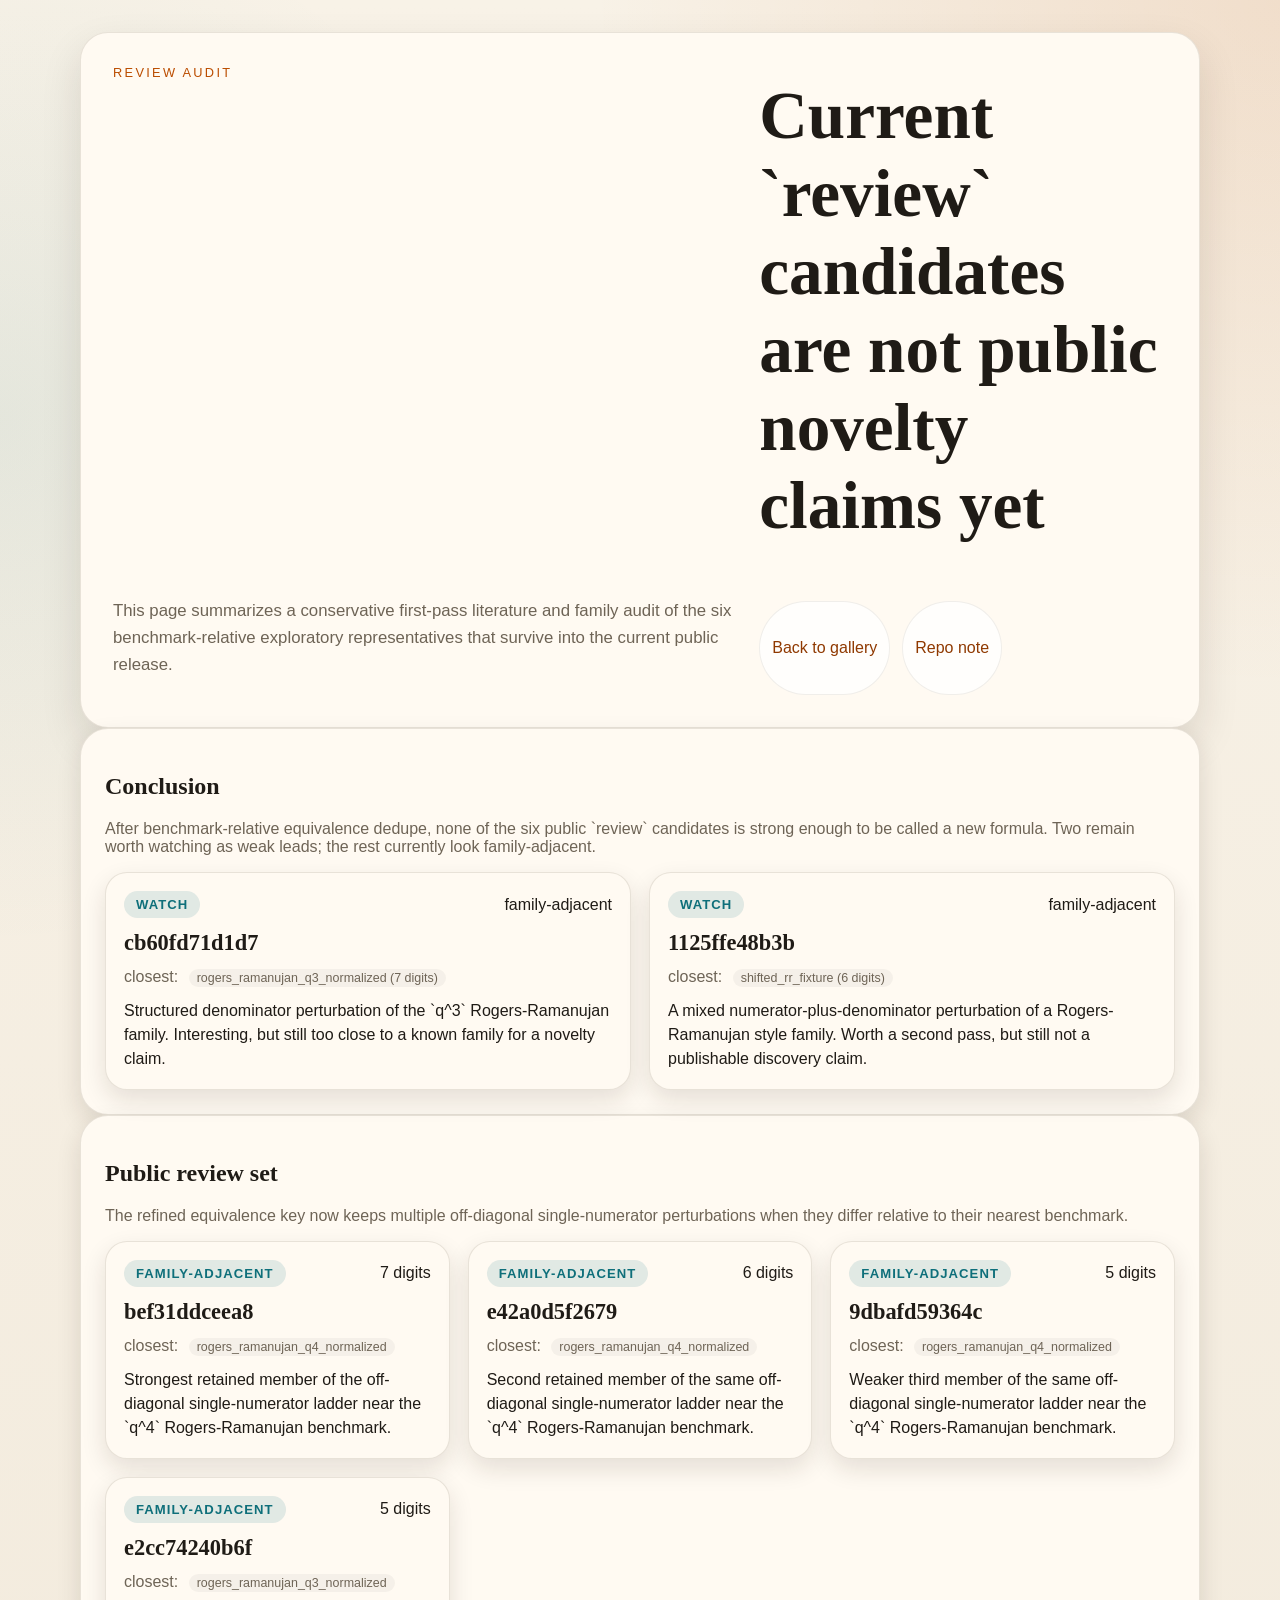
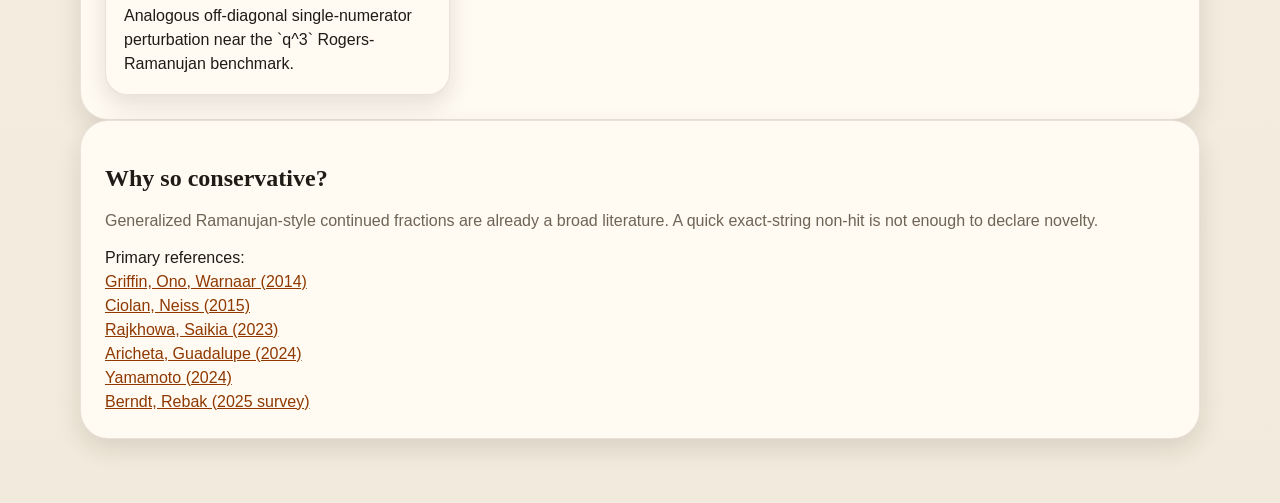
<file: docs/review-audit.html>
<!DOCTYPE html>
<html lang="en">
<head>
  <meta charset="utf-8">
  <meta name="viewport" content="width=device-width, initial-scale=1">
  <title>Review Audit | Ramanujan Discovery Lab</title>
  <link rel="stylesheet" href="styles.css">
</head>
<body>
  <main class="page">
    <section class="hero">
      <p class="eyebrow">Review audit</p>
      <h1>Current `review` candidates are not public novelty claims yet</h1>
      <p class="lede">This page summarizes a conservative first-pass literature and family audit of the six benchmark-relative exploratory representatives that survive into the current public release.</p>
      <div class="meta">
        <a href="index.html">Back to gallery</a>
        <a href="https://github.com/peter941221/ramanujan-discovery-lab/blob/main/notes/review/REVIEW_AUDIT.md">Repo note</a>
      </div>
    </section>
    <section class="panel">
      <div class="panel-header">
        <h2>Conclusion</h2>
        <p>After benchmark-relative equivalence dedupe, none of the six public `review` candidates is strong enough to be called a new formula. Two remain worth watching as weak leads; the rest currently look family-adjacent.</p>
      </div>
      <div class="cards">
        <article class="card status-review">
          <div class="card-top">
            <span class="status-pill">watch</span>
            <span class="digits">family-adjacent</span>
          </div>
          <h3>cb60fd71d1d7</h3>
          <p class="target">closest: <span>rogers_ramanujan_q3_normalized (7 digits)</span></p>
          <p class="notes">Structured denominator perturbation of the `q^3` Rogers-Ramanujan family. Interesting, but still too close to a known family for a novelty claim.</p>
        </article>
        <article class="card status-review">
          <div class="card-top">
            <span class="status-pill">watch</span>
            <span class="digits">family-adjacent</span>
          </div>
          <h3>1125ffe48b3b</h3>
          <p class="target">closest: <span>shifted_rr_fixture (6 digits)</span></p>
          <p class="notes">A mixed numerator-plus-denominator perturbation of a Rogers-Ramanujan style family. Worth a second pass, but still not a publishable discovery claim.</p>
        </article>
      </div>
    </section>
    <section class="panel">
      <div class="panel-header">
        <h2>Public review set</h2>
        <p>The refined equivalence key now keeps multiple off-diagonal single-numerator perturbations when they differ relative to their nearest benchmark.</p>
      </div>
      <div class="cards">
        <article class="card status-review">
          <div class="card-top">
            <span class="status-pill">family-adjacent</span>
            <span class="digits">7 digits</span>
          </div>
          <h3>bef31ddceea8</h3>
          <p class="target">closest: <span>rogers_ramanujan_q4_normalized</span></p>
          <p class="notes">Strongest retained member of the off-diagonal single-numerator ladder near the `q^4` Rogers-Ramanujan benchmark.</p>
        </article>
        <article class="card status-review">
          <div class="card-top">
            <span class="status-pill">family-adjacent</span>
            <span class="digits">6 digits</span>
          </div>
          <h3>e42a0d5f2679</h3>
          <p class="target">closest: <span>rogers_ramanujan_q4_normalized</span></p>
          <p class="notes">Second retained member of the same off-diagonal single-numerator ladder near the `q^4` Rogers-Ramanujan benchmark.</p>
        </article>
        <article class="card status-review">
          <div class="card-top">
            <span class="status-pill">family-adjacent</span>
            <span class="digits">5 digits</span>
          </div>
          <h3>9dbafd59364c</h3>
          <p class="target">closest: <span>rogers_ramanujan_q4_normalized</span></p>
          <p class="notes">Weaker third member of the same off-diagonal single-numerator ladder near the `q^4` Rogers-Ramanujan benchmark.</p>
        </article>
        <article class="card status-review">
          <div class="card-top">
            <span class="status-pill">family-adjacent</span>
            <span class="digits">5 digits</span>
          </div>
          <h3>e2cc74240b6f</h3>
          <p class="target">closest: <span>rogers_ramanujan_q3_normalized</span></p>
          <p class="notes">Analogous off-diagonal single-numerator perturbation near the `q^3` Rogers-Ramanujan benchmark.</p>
        </article>
      </div>
    </section>
    <section class="panel">
      <div class="panel-header">
        <h2>Why so conservative?</h2>
        <p>Generalized Ramanujan-style continued fractions are already a broad literature. A quick exact-string non-hit is not enough to declare novelty.</p>
      </div>
      <p class="notes">
        Primary references:
        <br><a href="https://arxiv.org/abs/1401.7718">Griffin, Ono, Warnaar (2014)</a>
        <br><a href="https://arxiv.org/abs/1504.06482">Ciolan, Neiss (2015)</a>
        <br><a href="https://arxiv.org/abs/2305.14988">Rajkhowa, Saikia (2023)</a>
        <br><a href="https://arxiv.org/abs/2404.05756">Aricheta, Guadalupe (2024)</a>
        <br><a href="https://arxiv.org/abs/2403.09729">Yamamoto (2024)</a>
        <br><a href="https://arxiv.org/abs/2512.19952">Berndt, Rebak (2025 survey)</a>
      </p>
    </section>
  </main>
</body>
</html>
</file>
<file: docs/styles.css>
:root {
  --bg: #f6f1e8;
  --panel: #fffaf2;
  --panel-strong: #fff7ec;
  --ink: #1f1b16;
  --muted: #6e6456;
  --accent: #bb4d00;
  --accent-deep: #8f3900;
  --accent-soft: #f3c9a2;
  --review: #0e6f7a;
  --known: #256029;
  --shadow: rgba(38, 28, 16, 0.12);
  --border: rgba(70, 50, 30, 0.12);
  --font-sans: "IBM Plex Sans", "Segoe UI", sans-serif;
  --font-serif: "IBM Plex Serif", Georgia, serif;
}

* {
  box-sizing: border-box;
}

body {
  margin: 0;
  background:
    radial-gradient(circle at top right, rgba(187, 77, 0, 0.12), transparent 28%),
    radial-gradient(circle at left 20%, rgba(14, 111, 122, 0.08), transparent 25%),
    linear-gradient(180deg, #f8f2e7 0%, #f2eadc 100%);
  color: var(--ink);
  font-family: var(--font-sans);
}

a {
  color: var(--accent-deep);
}

.page {
  width: min(1120px, calc(100% - 32px));
  margin: 0 auto;
  padding: 32px 0 64px;
}

.hero {
  display: grid;
  grid-template-columns: minmax(0, 1.45fr) minmax(280px, 0.95fr);
  gap: 24px;
  background: var(--panel);
  border: 1px solid var(--border);
  border-radius: 28px;
  padding: 32px;
  box-shadow: 0 18px 40px var(--shadow);
}

.eyebrow {
  margin: 0;
  text-transform: uppercase;
  letter-spacing: 0.18em;
  color: var(--accent);
  font-size: 0.8rem;
}

.hero h1,
.panel h2 {
  font-family: var(--font-serif);
}

.hero h1 {
  margin: 12px 0;
  font-size: clamp(2.2rem, 6vw, 4.2rem);
}

.lede {
  max-width: 700px;
  color: var(--muted);
  font-size: 1.05rem;
  line-height: 1.6;
}

.hero-note {
  margin: 10px 0 0;
  color: var(--accent-deep);
  font-family: var(--font-serif);
  font-size: 1.02rem;
}

.hero-links {
  display: flex;
  flex-wrap: wrap;
  gap: 12px;
  margin-top: 22px;
}

.hero-link {
  display: inline-flex;
  align-items: center;
  min-height: 40px;
  padding: 0 14px;
  border-radius: 999px;
  border: 1px solid rgba(187, 77, 0, 0.18);
  background: rgba(255, 255, 255, 0.72);
  color: var(--accent-deep);
  text-decoration: none;
  font-weight: 700;
  transition: transform 120ms ease, box-shadow 120ms ease, border-color 120ms ease;
}

.hero-link:hover {
  transform: translateY(-1px);
  border-color: rgba(187, 77, 0, 0.3);
  box-shadow: 0 12px 24px rgba(38, 28, 16, 0.08);
}

.hero-art {
  margin: 0;
  padding: 18px 20px;
  border-radius: 22px;
  border: 1px solid rgba(14, 111, 122, 0.18);
  background:
    linear-gradient(180deg, rgba(14, 111, 122, 0.08), rgba(14, 111, 122, 0.02)),
    #fffdfa;
  color: #18454a;
  font-family: "Cascadia Code", "Fira Code", monospace;
  font-size: 0.92rem;
  line-height: 1.45;
  overflow-x: auto;
}

.meta {
  display: flex;
  flex-wrap: wrap;
  gap: 12px;
  margin-top: 20px;
  color: var(--muted);
}

.meta span,
.meta a {
  display: inline-flex;
  align-items: center;
  min-height: 36px;
  padding: 0 12px;
  border-radius: 999px;
  background: rgba(255, 255, 255, 0.72);
  border: 1px solid rgba(70, 50, 30, 0.08);
  text-decoration: none;
}

.toc,
.manifesto {
  margin-top: 24px;
}

.toc-links {
  display: flex;
  flex-wrap: wrap;
  gap: 12px;
}

.toc-links a {
  display: inline-flex;
  align-items: center;
  min-height: 40px;
  padding: 0 14px;
  border-radius: 999px;
  background: var(--panel-strong);
  border: 1px solid var(--border);
  text-decoration: none;
  font-weight: 700;
}

.stats {
  display: grid;
  grid-template-columns: repeat(auto-fit, minmax(180px, 1fr));
  gap: 14px;
  margin: 24px 0;
}

.info-grid {
  display: grid;
  grid-template-columns: repeat(auto-fit, minmax(280px, 1fr));
  gap: 18px;
  margin-bottom: 24px;
}

.stat,
.card,
.panel {
  background: var(--panel);
  border: 1px solid var(--border);
  box-shadow: 0 10px 24px var(--shadow);
}

.stat {
  border-radius: 20px;
  padding: 18px 20px;
}

.stat h3 {
  margin: 0;
  font-size: 0.95rem;
  text-transform: uppercase;
  letter-spacing: 0.08em;
  color: var(--muted);
}

.stat p {
  margin: 8px 0 0;
  font-size: 2rem;
  font-family: var(--font-serif);
}

.panel {
  border-radius: 28px;
  padding: 24px;
}

.spotlight {
  margin-bottom: 24px;
}

.panel-kicker {
  margin: 0 0 8px;
  color: var(--accent-deep);
  font-family: "Cascadia Code", "Fira Code", monospace;
  font-size: 0.82rem;
  white-space: pre-wrap;
}

.panel-header p {
  color: var(--muted);
}

.manifesto-grid {
  display: grid;
  grid-template-columns: repeat(auto-fit, minmax(220px, 1fr));
  gap: 14px;
}

.cards {
  display: grid;
  grid-template-columns: repeat(auto-fit, minmax(280px, 1fr));
  gap: 18px;
}

.stack {
  display: grid;
  gap: 14px;
}

.card {
  border-radius: 22px;
  padding: 18px;
  display: flex;
  flex-direction: column;
  gap: 12px;
}

.card-top {
  display: flex;
  justify-content: space-between;
  align-items: center;
  gap: 8px;
}

.status-pill {
  border-radius: 999px;
  padding: 6px 12px;
  font-size: 0.82rem;
  font-weight: 700;
  text-transform: uppercase;
  letter-spacing: 0.08em;
  background: var(--accent-soft);
  color: var(--accent);
}

.status-known .status-pill,
.status-known_variant .status-pill,
.status-fixture .status-pill {
  background: rgba(37, 96, 41, 0.12);
  color: var(--known);
}

.status-review .status-pill {
  background: rgba(14, 111, 122, 0.12);
  color: var(--review);
}

.lead-card {
  border-color: rgba(14, 111, 122, 0.25);
  background:
    linear-gradient(180deg, rgba(14, 111, 122, 0.06), transparent 28%),
    var(--panel);
}

.card h3 {
  margin: 0;
  font-family: var(--font-serif);
  font-size: 1.4rem;
}

.target {
  margin: 0;
  color: var(--muted);
}

.target span {
  display: inline-block;
  margin-left: 6px;
  padding: 2px 8px;
  border-radius: 999px;
  background: rgba(0, 0, 0, 0.04);
  font-size: 0.78rem;
}

.notes {
  margin: 0;
  line-height: 1.5;
}

dl {
  margin: 0;
}

dl div {
  display: grid;
  grid-template-columns: 92px 1fr;
  gap: 8px;
  padding: 6px 0;
  border-bottom: 1px dashed rgba(0, 0, 0, 0.08);
}

dt {
  color: var(--muted);
}

dd {
  margin: 0;
}

.info-card {
  border-radius: 20px;
  padding: 16px;
  border: 1px solid var(--border);
  background: rgba(255, 255, 255, 0.62);
}

.note-link {
  display: block;
  color: inherit;
  text-decoration: none;
  transition: transform 120ms ease, box-shadow 120ms ease, border-color 120ms ease;
}

.note-link:hover {
  transform: translateY(-1px);
  border-color: rgba(187, 77, 0, 0.28);
  box-shadow: 0 12px 22px rgba(38, 28, 16, 0.08);
}

.info-card h3 {
  margin: 0 0 8px;
  font-family: var(--font-serif);
}

details {
  margin-top: auto;
}

summary {
  cursor: pointer;
  color: var(--accent);
  font-weight: 700;
}

code {
  font-family: "Cascadia Code", "Fira Code", monospace;
  font-size: 0.92rem;
  white-space: pre-wrap;
  word-break: break-word;
}

pre {
  font-family: "Cascadia Code", "Fira Code", monospace;
}

@media (max-width: 860px) {
  .hero {
    grid-template-columns: 1fr;
  }
}

@media (max-width: 640px) {
  .page {
    width: min(100% - 20px, 1120px);
  }

  .hero,
  .panel {
    padding: 20px;
    border-radius: 20px;
  }
}
</file>
